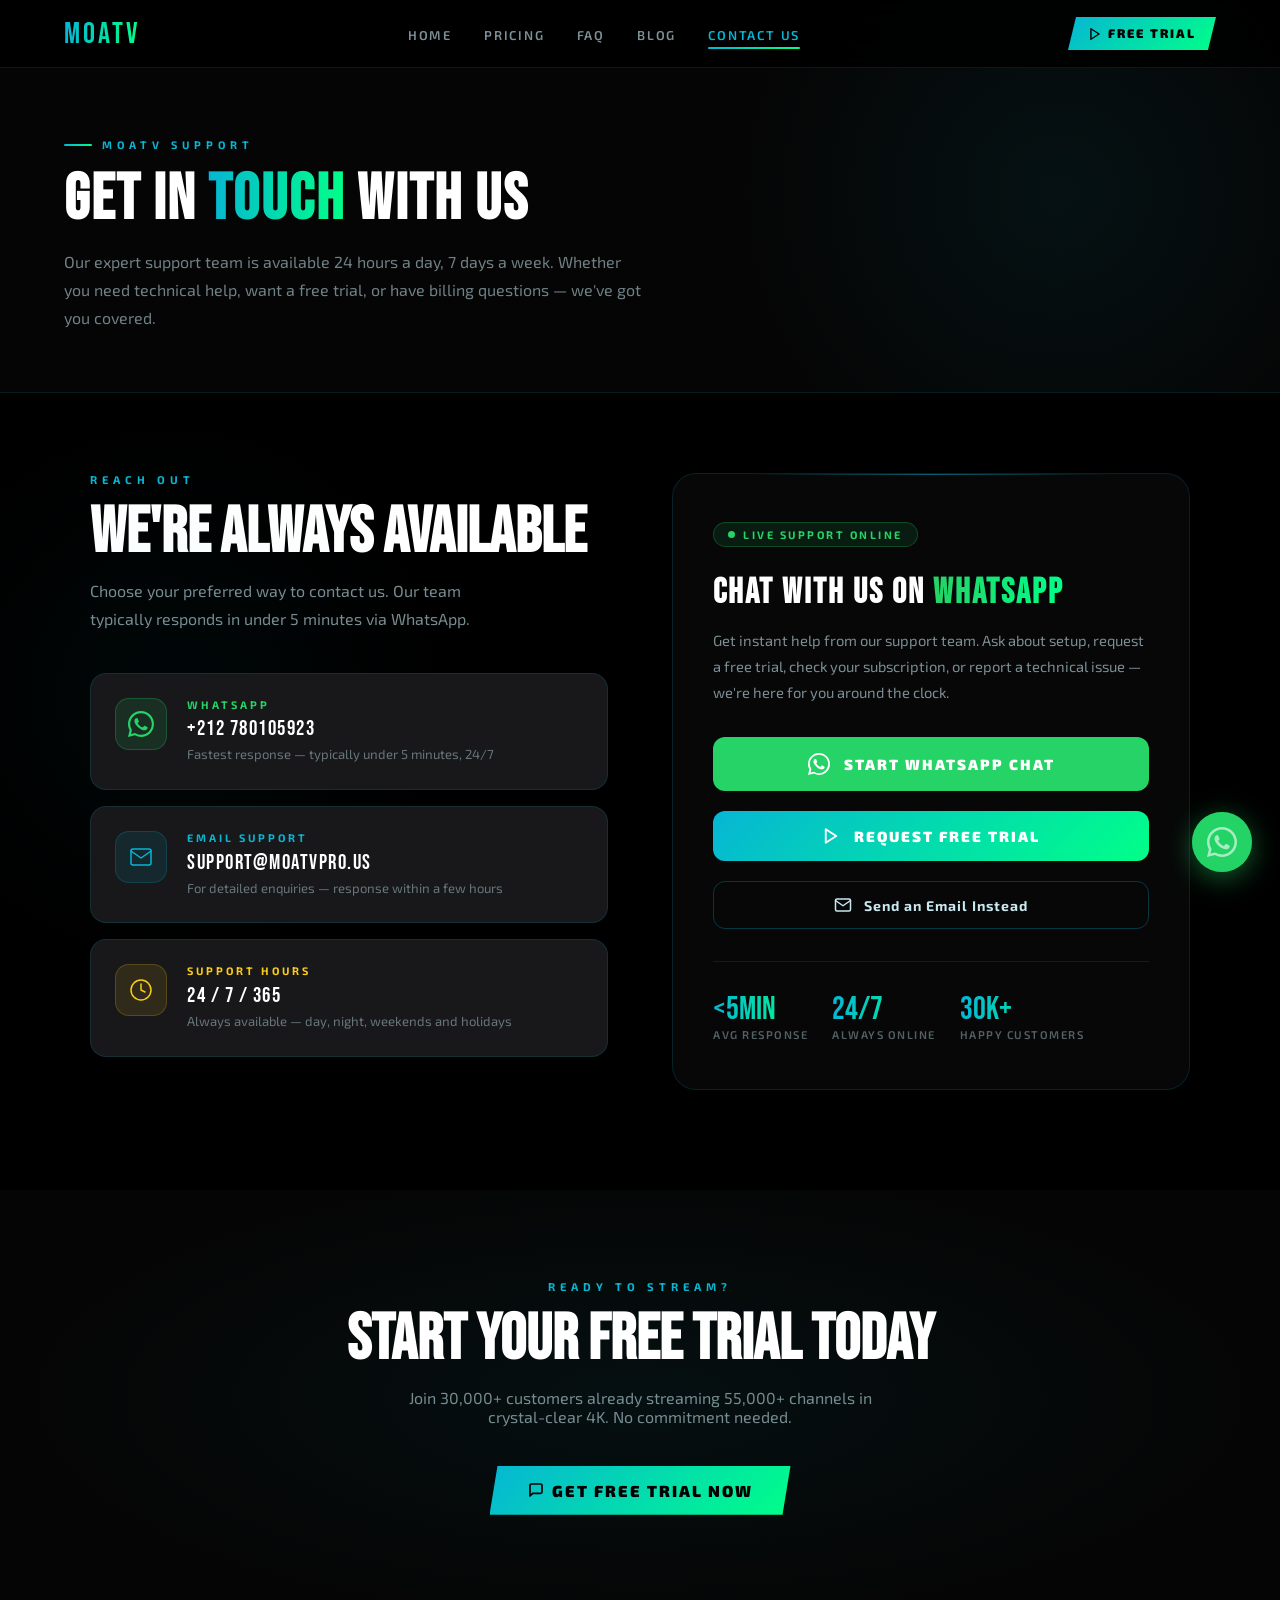
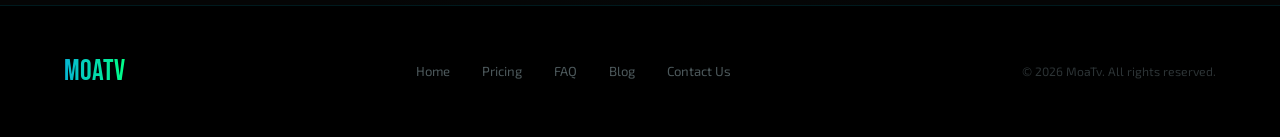
<file: contact.html>
<!DOCTYPE html>
<html lang="en">

<head>
  <meta charset="UTF-8">
  <meta name="viewport" content="width=device-width, initial-scale=1.0">
  <title>Contact Us — MoaTv IPTV Service USA</title>
  <link rel="icon" type="image/svg+xml" href="favicon.svg">
  <meta name="description" content="Contact MoaTv IPTV support team 24/7 via WhatsApp or email. Get help with setup, billing, free trial requests, and technical support.">
  <meta name="keywords" content="contact MoaTv, IPTV support, IPTV help USA, MoaTv WhatsApp, IPTV customer service">
  <link rel="canonical" href="https://www.moatvpro.us/contact">
  <link href="https://fonts.googleapis.com/css2?family=Bebas+Neue&family=Exo+2:wght@300;400;500;600;700;900&display=swap" rel="stylesheet">

  <style>
    /* ═══════════════════════════════════════════════
       DESIGN TOKENS
    ═══════════════════════════════════════════════ */
    :root {
      --cyan:   #06b6d4;
      --cyan2:  #00f5ff;
      --green:  #00ff88;
      --dark:   #000000;
      --dark2:  #050505;
      --dark3:  #0a0a0a;
      --zinc:   #18181b;
      --zinc2:  #27272a;
      --border: rgba(6,182,212,0.14);
      --border2:rgba(6,182,212,0.28);
      --text:   #c8e8f0;
      --white:  #ffffff;
      --glow:   rgba(6,182,212,0.18);
    }

    *, *::before, *::after { margin: 0; padding: 0; box-sizing: border-box; }
    html { scroll-behavior: smooth; }

    body {
      font-family: 'Exo 2', sans-serif;
      background: var(--dark);
      color: var(--text);
      overflow-x: hidden;
    }

    body::before {
      content: '';
      position: fixed; inset: 0;
      background-image: url("data:image/svg+xml,%3Csvg viewBox='0 0 200 200' xmlns='http://www.w3.org/2000/svg'%3E%3Cfilter id='n'%3E%3CfeTurbulence type='fractalNoise' baseFrequency='0.85' numOctaves='4' stitchTiles='stitch'/%3E%3C/filter%3E%3Crect width='100%25' height='100%25' filter='url(%23n)' opacity='0.035'/%3E%3C/svg%3E");
      pointer-events: none; z-index: 0;
    }

    /* ═══════════════════════════════════════════════
       NAVBAR
    ═══════════════════════════════════════════════ */
    #main-nav {
      position: fixed; top: 0; left: 0; right: 0; z-index: 1000;
      display: flex; align-items: center; justify-content: space-between;
      padding: 0 5%; height: 68px;
      background: rgba(0,0,0,0.88);
      backdrop-filter: blur(28px); -webkit-backdrop-filter: blur(28px);
      border-bottom: 1px solid var(--border); transition: background 0.3s;
    }
    #main-nav.scrolled { background: rgba(0,0,0,0.96); }

    .logo {
      font-family: 'Bebas Neue', sans-serif; font-size: 1.9rem; letter-spacing: 3px;
      background: linear-gradient(90deg, var(--cyan), var(--green));
      -webkit-background-clip: text; -webkit-text-fill-color: transparent;
      background-clip: text; text-decoration: none; flex-shrink: 0;
    }

    .nav-links { display: flex; gap: 2rem; list-style: none; align-items: center; }
    .nav-links a {
      color: rgba(200,232,240,0.62); text-decoration: none; font-weight: 600;
      font-size: 0.8rem; letter-spacing: 1.8px; text-transform: uppercase;
      position: relative; padding-bottom: 4px; transition: color 0.25s;
    }
    .nav-links a::after {
      content: ''; position: absolute; bottom: -2px; left: 0;
      width: 0; height: 2px;
      background: linear-gradient(90deg, var(--cyan), var(--green));
      border-radius: 2px; transition: width 0.3s ease;
    }
    .nav-links a:hover, .nav-links a.nav-active { color: var(--cyan); }
    .nav-links a.nav-active::after, .nav-links a:hover::after { width: 100%; }

    .btn-nav-trial {
      display: inline-flex; align-items: center; gap: 6px;
      background: linear-gradient(135deg, var(--cyan), var(--green));
      color: #000; font-family: 'Exo 2', sans-serif;
      font-weight: 900; font-size: 0.78rem; letter-spacing: 2px;
      text-transform: uppercase; text-decoration: none;
      padding: 9px 20px; border: none; cursor: pointer;
      clip-path: polygon(8px 0%, 100% 0%, calc(100% - 8px) 100%, 0% 100%);
      transition: opacity 0.25s, transform 0.2s; flex-shrink: 0;
    }
    .btn-nav-trial:hover { opacity: 0.88; transform: scale(1.04); }

    .nav-hamburger {
      display: none; flex-direction: column; gap: 5px;
      cursor: pointer; background: none; border: none; padding: 6px;
    }
    .nav-hamburger span {
      display: block; width: 24px; height: 2px;
      background: var(--cyan); border-radius: 2px; transition: transform 0.3s, opacity 0.3s;
    }
    .nav-hamburger.open span:nth-child(1) { transform: translateY(7px) rotate(45deg); }
    .nav-hamburger.open span:nth-child(2) { opacity: 0; }
    .nav-hamburger.open span:nth-child(3) { transform: translateY(-7px) rotate(-45deg); }

    .nav-mobile-drawer {
      display: none; flex-direction: column; gap: 0;
      position: fixed; top: 68px; left: 0; right: 0;
      background: rgba(0,0,0,0.97); border-bottom: 1px solid var(--border);
      padding: 1rem 5%; z-index: 999;
    }
    .nav-mobile-drawer.open { display: flex; }
    .nav-mobile-drawer a {
      color: rgba(200,232,240,0.7); text-decoration: none;
      font-weight: 600; font-size: 0.9rem; letter-spacing: 1.5px;
      text-transform: uppercase; padding: 0.9rem 0;
      border-bottom: 1px solid rgba(255,255,255,0.05); transition: color 0.2s;
    }
    .nav-mobile-drawer a:last-child { border-bottom: none; }
    .nav-mobile-drawer a:hover, .nav-mobile-drawer a.nav-active { color: var(--cyan); }
    .nav-mobile-drawer .btn-nav-trial { margin-top: 1rem; width: fit-content; }

    /* ═══════════════════════════════════════════════
       BUTTONS
    ═══════════════════════════════════════════════ */
    .btn-trial {
      background: linear-gradient(135deg, var(--cyan), var(--green));
      color: #000; font-family: 'Exo 2', sans-serif;
      font-weight: 900; font-size: 0.88rem; letter-spacing: 2px;
      text-transform: uppercase; padding: 13px 30px;
      border: none; cursor: pointer; text-decoration: none;
      display: inline-flex; align-items: center; gap: 8px;
      clip-path: polygon(8px 0%, 100% 0%, calc(100% - 8px) 100%, 0% 100%);
      transition: opacity 0.3s, transform 0.2s, box-shadow 0.3s;
    }
    .btn-trial:hover { opacity: 0.88; transform: translateY(-2px); box-shadow: 0 0 30px rgba(6,182,212,0.4); }

    /* ═══════════════════════════════════════════════
       TYPOGRAPHY
    ═══════════════════════════════════════════════ */
    h2 {
      font-family: 'Bebas Neue', sans-serif;
      font-size: clamp(2.5rem, 5vw, 4rem);
      color: var(--white); line-height: 1; margin-bottom: 1.5rem;
    }
    .section-tag {
      font-size: 0.7rem; font-weight: 700; letter-spacing: 5px;
      text-transform: uppercase; color: var(--cyan); margin-bottom: 0.9rem;
    }

    /* ═══════════════════════════════════════════════
       PAGE HERO
    ═══════════════════════════════════════════════ */
    .page-hero {
      padding-top: 68px; background: var(--dark2);
      border-bottom: 1px solid var(--border);
      position: relative; overflow: hidden;
    }
    .page-hero::before {
      content: ''; position: absolute; top: -40%; right: -10%;
      width: 700px; height: 700px; border-radius: 50%;
      background: radial-gradient(ellipse, rgba(6,182,212,0.07) 0%, transparent 65%);
      pointer-events: none;
    }
    .page-hero-inner { padding: 70px 5% 60px; position: relative; z-index: 1; }
    .page-hero-label {
      font-size: 0.68rem; font-weight: 700; letter-spacing: 5px;
      text-transform: uppercase; color: var(--cyan); margin-bottom: 1rem;
      display: flex; align-items: center; gap: 10px;
    }
    .page-hero-label::before {
      content: ''; display: inline-block; width: 28px; height: 2px;
      background: linear-gradient(90deg, var(--cyan), var(--green)); border-radius: 2px;
    }
    .page-hero-inner h1 {
      font-family: 'Bebas Neue', sans-serif;
      font-size: clamp(2.6rem, 5vw, 4.5rem);
      color: var(--white); letter-spacing: 2px; margin-bottom: 1rem; line-height: 1.02;
    }
    .page-hero-inner h1 .accent {
      background: linear-gradient(90deg, var(--cyan), var(--green));
      -webkit-background-clip: text; -webkit-text-fill-color: transparent;
      background-clip: text;
    }
    .page-hero-inner p {
      font-size: 1rem; line-height: 1.75;
      color: rgba(200,232,240,0.55); max-width: 580px;
    }

    /* ═══════════════════════════════════════════════
       CONTACT SECTION
    ═══════════════════════════════════════════════ */
    #contact-page {
      background: var(--dark); padding: 80px 5% 100px;
      position: relative;
    }
    #contact-page::before {
      content: ''; position: absolute; top: 0; left: -10%;
      width: 600px; height: 600px; border-radius: 50%;
      background: radial-gradient(ellipse, rgba(6,182,212,0.04) 0%, transparent 65%);
      pointer-events: none;
    }

    .contact-grid {
      max-width: 1100px; margin: 0 auto;
      display: grid; grid-template-columns: 1fr 1fr; gap: 4rem; align-items: start;
    }

    /* Left — contact info */
    .contact-info-header { margin-bottom: 2.5rem; }
    .contact-info-header h2 { margin-bottom: 0.75rem; }
    .contact-info-header p {
      font-size: 1rem; line-height: 1.75; color: rgba(200,232,240,0.6); max-width: 420px;
    }

    .contact-method {
      display: flex; align-items: flex-start; gap: 1.25rem;
      padding: 1.5rem; margin-bottom: 1rem;
      background: var(--zinc); border: 1px solid var(--border);
      border-radius: 16px; position: relative; overflow: hidden;
      transition: border-color 0.3s, transform 0.3s, box-shadow 0.3s;
      text-decoration: none;
    }
    .contact-method:hover {
      border-color: var(--cyan); transform: translateY(-3px);
      box-shadow: 0 0 24px var(--glow), 0 16px 32px rgba(0,0,0,0.4);
    }
    .contact-method::before {
      content: ''; position: absolute; top: 0; left: 0; right: 0; height: 1px;
      background: linear-gradient(90deg, transparent, rgba(6,182,212,0.4), transparent);
      opacity: 0; transition: opacity 0.3s;
    }
    .contact-method:hover::before { opacity: 1; }

    .contact-method-icon {
      width: 52px; height: 52px; border-radius: 14px; flex-shrink: 0;
      display: flex; align-items: center; justify-content: center;
      transition: box-shadow 0.3s;
    }
    .contact-method-icon.whatsapp { background: rgba(37,211,102,0.12); border: 1px solid rgba(37,211,102,0.25); }
    .contact-method-icon.email    { background: rgba(6,182,212,0.1);   border: 1px solid rgba(6,182,212,0.2);  }
    .contact-method-icon.hours    { background: rgba(250,204,21,0.1);  border: 1px solid rgba(250,204,21,0.2); }

    .contact-method:hover .contact-method-icon.whatsapp { box-shadow: 0 0 18px rgba(37,211,102,0.25); }
    .contact-method:hover .contact-method-icon.email    { box-shadow: 0 0 18px rgba(6,182,212,0.25); }
    .contact-method:hover .contact-method-icon.hours    { box-shadow: 0 0 18px rgba(250,204,21,0.25); }

    .contact-method-body {}
    .contact-method-label {
      font-size: 0.68rem; font-weight: 700; letter-spacing: 3px;
      text-transform: uppercase; color: var(--cyan); margin-bottom: 0.35rem;
    }
    .contact-method-label.green  { color: #25d366; }
    .contact-method-label.yellow { color: #facc15; }

    .contact-method-value {
      font-family: 'Bebas Neue', sans-serif; font-size: 1.3rem;
      letter-spacing: 1.5px; color: var(--white); margin-bottom: 0.25rem;
    }
    .contact-method-desc {
      font-size: 0.82rem; color: rgba(200,232,240,0.45); line-height: 1.5;
    }

    /* Right — WhatsApp big CTA card */
    .contact-cta-card {
      background: rgba(9,9,11,0.8); border: 1px solid rgba(6,182,212,0.15);
      border-radius: 24px; padding: 3rem 2.5rem;
      position: relative; overflow: hidden;
      backdrop-filter: blur(12px);
    }
    .contact-cta-card::before {
      content: ''; position: absolute; top: 0; left: 50%; transform: translateX(-50%);
      width: 70%; height: 1px;
      background: linear-gradient(90deg, transparent, rgba(6,182,212,0.5), transparent);
    }
    .contact-cta-card::after {
      content: ''; position: absolute; top: -60%; right: -30%;
      width: 400px; height: 400px; border-radius: 50%;
      background: radial-gradient(ellipse, rgba(6,182,212,0.06) 0%, transparent 65%);
      pointer-events: none;
    }

    .contact-cta-badge {
      display: inline-flex; align-items: center; gap: 8px;
      background: rgba(37,211,102,0.1); border: 1px solid rgba(37,211,102,0.25);
      border-radius: 999px; padding: 5px 14px;
      font-size: 0.68rem; font-weight: 700; letter-spacing: 2.5px;
      text-transform: uppercase; color: #25d366; margin-bottom: 1.75rem;
    }
    .wa-live-dot {
      width: 7px; height: 7px; background: #25d366; border-radius: 50%;
      animation: waPulse2 1.5s ease infinite;
    }
    @keyframes waPulse2 { 0%,100%{opacity:1;transform:scale(1);} 50%{opacity:0.5;transform:scale(0.75);} }

    .contact-cta-card h3 {
      font-family: 'Bebas Neue', sans-serif; font-size: 2.2rem;
      letter-spacing: 2px; color: var(--white); margin-bottom: 1rem; line-height: 1.05;
    }
    .contact-cta-card h3 span {
      background: linear-gradient(90deg, #25d366, #00ff88);
      -webkit-background-clip: text; -webkit-text-fill-color: transparent; background-clip: text;
    }
    .contact-cta-card p {
      font-size: 0.92rem; line-height: 1.75; color: rgba(200,232,240,0.6); margin-bottom: 2rem;
    }

    .wa-btn-large {
      display: flex; align-items: center; gap: 14px;
      background: #25d366; color: #fff;
      font-family: 'Exo 2', sans-serif; font-weight: 900;
      font-size: 0.92rem; letter-spacing: 2px; text-transform: uppercase;
      padding: 16px 28px; border-radius: 12px;
      text-decoration: none; width: 100%; justify-content: center;
      transition: background 0.3s, transform 0.25s, box-shadow 0.3s;
      margin-bottom: 1.25rem;
    }
    .wa-btn-large:hover {
      background: #1db954; transform: translateY(-3px);
      box-shadow: 0 8px 32px rgba(37,211,102,0.4);
    }
    .wa-btn-large svg { flex-shrink: 0; }

    .email-btn-large {
      display: flex; align-items: center; gap: 12px;
      border: 1px solid var(--border2); color: var(--text);
      font-family: 'Exo 2', sans-serif; font-weight: 700;
      font-size: 0.88rem; letter-spacing: 1px;
      background: transparent; padding: 14px 28px; border-radius: 12px;
      text-decoration: none; width: 100%; justify-content: center;
      transition: border-color 0.3s, color 0.3s, background 0.3s;
    }
    .email-btn-large:hover { border-color: var(--cyan); color: var(--cyan); background: rgba(6,182,212,0.05); }

    .contact-support-note {
      margin-top: 2rem; padding-top: 2rem; border-top: 1px solid var(--border);
      display: flex; flex-wrap: wrap; gap: 1.5rem;
    }
    .support-stat {
      display: flex; flex-direction: column; gap: 2px;
    }
    .support-stat-num {
      font-family: 'Bebas Neue', sans-serif; font-size: 2rem;
      background: linear-gradient(90deg, var(--cyan), var(--green));
      -webkit-background-clip: text; -webkit-text-fill-color: transparent; background-clip: text;
      line-height: 1;
    }
    .support-stat-label {
      font-size: 0.7rem; font-weight: 600; letter-spacing: 1.5px;
      text-transform: uppercase; color: rgba(200,232,240,0.4);
    }

    /* ═══════════════════════════════════════════════
       CTA STRIP
    ═══════════════════════════════════════════════ */
    .cta-strip {
      background: var(--dark2); padding: 90px 5%;
      text-align: center; position: relative; overflow: hidden;
    }
    .cta-strip::before {
      content: ''; position: absolute; inset: 0;
      background: radial-gradient(ellipse 70% 80% at 50% 50%, rgba(6,182,212,0.06) 0%, transparent 70%);
    }
    .cta-strip h2 { margin-bottom: 1rem; position: relative; z-index: 1; }
    .cta-strip p {
      font-size: 1rem; color: rgba(200,232,240,0.58);
      margin-bottom: 2.5rem; max-width: 500px; margin-left: auto; margin-right: auto;
      position: relative; z-index: 1;
    }
    .cta-strip .btn-trial { position: relative; z-index: 1; }

    /* ═══════════════════════════════════════════════
       FOOTER
    ═══════════════════════════════════════════════ */
    footer {
      background: var(--dark); border-top: 1px solid var(--border);
      padding: 3rem 5%; display: flex; flex-wrap: wrap;
      gap: 2rem; align-items: center; justify-content: space-between;
    }
    .footer-logo {
      font-family: 'Bebas Neue', sans-serif; font-size: 1.8rem;
      background: linear-gradient(90deg, var(--cyan), var(--green));
      -webkit-background-clip: text; -webkit-text-fill-color: transparent;
      background-clip: text; text-decoration: none;
    }
    .footer-links { display: flex; gap: 2rem; flex-wrap: wrap; }
    .footer-links a {
      color: rgba(200,232,240,0.38); text-decoration: none;
      font-size: 0.82rem; transition: color 0.3s;
    }
    .footer-links a:hover { color: var(--cyan); }
    .footer-copy { font-size: 0.76rem; color: rgba(200,232,240,0.22); }

    /* ═══════════════════════════════════════════════
       WHATSAPP WIDGET
    ═══════════════════════════════════════════════ */
    .whatsapp-btn {
      position: fixed; bottom: 28px; right: 28px; z-index: 1100;
      width: 60px; height: 60px; background: #25d366; border-radius: 50%;
      display: flex; align-items: center; justify-content: center;
      box-shadow: 0 6px 28px rgba(37,211,102,0.45); text-decoration: none;
      transition: transform 0.3s, box-shadow 0.3s;
    }
    .whatsapp-btn:hover { transform: scale(1.12); box-shadow: 0 8px 36px rgba(37,211,102,0.65); }
    .whatsapp-pulse {
      position: absolute; width: 60px; height: 60px; border-radius: 50%;
      background: rgba(37,211,102,0.4); animation: waPulse 2s ease-out infinite;
      pointer-events: none;
    }
    .wa-tip {
      position: absolute; right: 72px; bottom: 50%; transform: translateY(50%);
      background: var(--zinc); color: var(--white);
      font-size: 0.76rem; font-weight: 600; white-space: nowrap;
      padding: 0.45rem 0.9rem; border-radius: 8px;
      border: 1px solid var(--border); font-family: 'Exo 2', sans-serif;
      opacity: 0; pointer-events: none; transition: opacity 0.25s;
    }
    .whatsapp-btn:hover .wa-tip { opacity: 1; }

    @keyframes waPulse { 0% { transform: scale(1); opacity: 0.75; } 70%,100% { transform: scale(1.7); opacity: 0; } }

    /* ═══════════════════════════════════════════════
       RESPONSIVE
    ═══════════════════════════════════════════════ */
    @media (max-width: 960px) {
      .contact-grid { grid-template-columns: 1fr; gap: 3rem; }
    }
    @media (max-width: 768px) {
      .nav-links { display: none !important; }
      .nav-hamburger { display: flex; }
      footer { flex-direction: column; text-align: center; }
      .footer-links { justify-content: center; }
    }
  </style>
</head>

<body>

  <!-- ── NAVBAR ── -->
  <nav id="main-nav">
    <a href="index.html" class="logo" title="MoaTv — Home">MoaTv</a>

    <ul class="nav-links" id="nav-links-desktop">
      <li><a href="index.html">Home</a></li>
      <li><a href="pricing.html">Pricing</a></li>
      <li><a href="faq.html">FAQ</a></li>
      <li><a href="blog.html">Blog</a></li>
      <li><a href="contact.html" class="nav-active">Contact Us</a></li>
    </ul>

    <a href="https://wa.me/212780105923?text=Hello%20MoaTv%2C%20I%20would%20like%20to%20request%20a%20Free%20Trial%20to%20test%20the%20channels%20before%20subscribing."
       target="_blank" rel="noopener" class="btn-nav-trial">
      <svg xmlns="http://www.w3.org/2000/svg" width="14" height="14" viewBox="0 0 24 24" fill="none" stroke="currentColor" stroke-width="2.5" stroke-linecap="round" stroke-linejoin="round"><polygon points="5 3 19 12 5 21 5 3"/></svg>
      Free Trial
    </a>

    <button class="nav-hamburger" id="nav-hamburger" aria-label="Toggle menu" onclick="toggleMobileMenu()">
      <span></span><span></span><span></span>
    </button>
  </nav>

  <!-- Mobile Drawer -->
  <div class="nav-mobile-drawer" id="nav-mobile-drawer">
    <a href="index.html">Home</a>
    <a href="pricing.html">Pricing</a>
    <a href="faq.html">FAQ</a>
    <a href="blog.html">Blog</a>
    <a href="contact.html" class="nav-active">Contact Us</a>
    <a href="https://wa.me/212780105923?text=Hello%20MoaTv%2C%20I%20would%20like%20to%20request%20a%20Free%20Trial%20to%20test%20the%20channels%20before%20subscribing."
       target="_blank" rel="noopener" class="btn-nav-trial" style="margin-top:1rem;width:fit-content;">
      Free Trial
    </a>
  </div>

  <!-- ── PAGE HERO ── -->
  <div class="page-hero">
    <div class="page-hero-inner">
      <div class="page-hero-label">MoaTv Support</div>
      <h1>Get in <span class="accent">Touch</span> With Us</h1>
      <p>Our expert support team is available 24 hours a day, 7 days a week. Whether you need technical help, want a free trial, or have billing questions — we've got you covered.</p>
    </div>
  </div>

  <!-- ── CONTACT SECTION ── -->
  <section id="contact-page">
    <div class="contact-grid">

      <!-- Left: Contact Methods -->
      <div>
        <div class="contact-info-header">
          <div class="section-tag">Reach Out</div>
          <h2>We're Always Available</h2>
          <p>Choose your preferred way to contact us. Our team typically responds in under 5 minutes via WhatsApp.</p>
        </div>

        <a href="https://wa.me/212780105923?text=Hello%20MoaTv%2C%20I%20would%20like%20to%20learn%20more%20about%20your%20service." target="_blank" rel="noopener" class="contact-method">
          <div class="contact-method-icon whatsapp">
            <svg xmlns="http://www.w3.org/2000/svg" width="26" height="26" viewBox="0 0 32 32" fill="#25d366">
              <path d="M16 0C7.163 0 0 7.163 0 16c0 2.82.738 5.47 2.027 7.773L0 32l8.479-2.001A15.934 15.934 0 0016 32c8.837 0 16-7.163 16-16S24.837 0 16 0zm0 29.333a13.286 13.286 0 01-6.813-1.876l-.488-.29-5.035 1.188 1.23-4.899-.318-.503A13.254 13.254 0 012.667 16C2.667 8.636 8.636 2.667 16 2.667S29.333 8.636 29.333 16 23.364 29.333 16 29.333zm7.289-9.879c-.397-.199-2.35-1.158-2.715-1.29-.365-.131-.63-.199-.896.199-.265.397-1.027 1.29-1.26 1.556-.232.265-.464.298-.861.1-.397-.199-1.676-.617-3.193-1.97-1.18-1.051-1.977-2.35-2.21-2.747-.232-.397-.025-.611.175-.809.179-.179.397-.464.596-.696.199-.232.265-.397.397-.662.132-.265.066-.497-.033-.696-.1-.199-.896-2.16-1.228-2.956-.323-.778-.651-.673-.896-.685h-.762c-.265 0-.696.1-1.061.497-.365.397-1.393 1.362-1.393 3.32 0 1.959 1.427 3.85 1.626 4.115.199.265 2.81 4.29 6.808 6.018.951.41 1.693.655 2.272.838.954.303 1.823.261 2.51.158.766-.115 2.35-.96 2.681-1.886.331-.927.331-1.72.232-1.886-.1-.166-.365-.265-.762-.464z"/>
            </svg>
          </div>
          <div class="contact-method-body">
            <div class="contact-method-label green">WhatsApp</div>
            <div class="contact-method-value">+212 780105923</div>
            <div class="contact-method-desc">Fastest response — typically under 5 minutes, 24/7</div>
          </div>
        </a>

        <a href="mailto:support@moatvpro.us" class="contact-method">
          <div class="contact-method-icon email">
            <svg xmlns="http://www.w3.org/2000/svg" width="24" height="24" viewBox="0 0 24 24" fill="none" stroke="#06b6d4" stroke-width="1.5" stroke-linecap="round" stroke-linejoin="round">
              <path d="M4 4h16c1.1 0 2 .9 2 2v12c0 1.1-.9 2-2 2H4c-1.1 0-2-.9-2-2V6c0-1.1.9-2 2-2z"/><polyline points="22,6 12,13 2,6"/>
            </svg>
          </div>
          <div class="contact-method-body">
            <div class="contact-method-label">Email Support</div>
            <div class="contact-method-value">support@moatvpro.us</div>
            <div class="contact-method-desc">For detailed enquiries — response within a few hours</div>
          </div>
        </a>

        <div class="contact-method" style="cursor:default;">
          <div class="contact-method-icon hours">
            <svg xmlns="http://www.w3.org/2000/svg" width="24" height="24" viewBox="0 0 24 24" fill="none" stroke="#facc15" stroke-width="1.5" stroke-linecap="round" stroke-linejoin="round">
              <circle cx="12" cy="12" r="10"/><polyline points="12 6 12 12 16 14"/>
            </svg>
          </div>
          <div class="contact-method-body">
            <div class="contact-method-label yellow">Support Hours</div>
            <div class="contact-method-value">24 / 7 / 365</div>
            <div class="contact-method-desc">Always available — day, night, weekends and holidays</div>
          </div>
        </div>
      </div>

      <!-- Right: Big CTA Card -->
      <div class="contact-cta-card">
        <div class="contact-cta-badge">
          <span class="wa-live-dot"></span>
          Live Support Online
        </div>

        <h3>Chat with Us on <span>WhatsApp</span></h3>
        <p>Get instant help from our support team. Ask about setup, request a free trial, check your subscription, or report a technical issue — we're here for you around the clock.</p>

        <a href="https://wa.me/212780105923?text=Hello%20MoaTv%2C%20I%20would%20like%20to%20learn%20more%20about%20your%20IPTV%20service." target="_blank" rel="noopener" class="wa-btn-large" id="contact-whatsapp-btn">
          <svg xmlns="http://www.w3.org/2000/svg" width="22" height="22" viewBox="0 0 32 32" fill="#fff">
            <path d="M16 0C7.163 0 0 7.163 0 16c0 2.82.738 5.47 2.027 7.773L0 32l8.479-2.001A15.934 15.934 0 0016 32c8.837 0 16-7.163 16-16S24.837 0 16 0zm0 29.333a13.286 13.286 0 01-6.813-1.876l-.488-.29-5.035 1.188 1.23-4.899-.318-.503A13.254 13.254 0 012.667 16C2.667 8.636 8.636 2.667 16 2.667S29.333 8.636 29.333 16 23.364 29.333 16 29.333zm7.289-9.879c-.397-.199-2.35-1.158-2.715-1.29-.365-.131-.63-.199-.896.199-.265.397-1.027 1.29-1.26 1.556-.232.265-.464.298-.861.1-.397-.199-1.676-.617-3.193-1.97-1.18-1.051-1.977-2.35-2.21-2.747-.232-.397-.025-.611.175-.809.179-.179.397-.464.596-.696.199-.232.265-.397.397-.662.132-.265.066-.497-.033-.696-.1-.199-.896-2.16-1.228-2.956-.323-.778-.651-.673-.896-.685h-.762c-.265 0-.696.1-1.061.497-.365.397-1.393 1.362-1.393 3.32 0 1.959 1.427 3.85 1.626 4.115.199.265 2.81 4.29 6.808 6.018.951.41 1.693.655 2.272.838.954.303 1.823.261 2.51.158.766-.115 2.35-.96 2.681-1.886.331-.927.331-1.72.232-1.886-.1-.166-.365-.265-.762-.464z"/>
          </svg>
          Start WhatsApp Chat
        </a>

        <a href="https://wa.me/212780105923?text=Hello%20MoaTv%2C%20I%20would%20like%20to%20request%20a%20Free%20Trial%20to%20test%20the%20channels%20before%20subscribing." target="_blank" rel="noopener" class="wa-btn-large" style="background:linear-gradient(135deg,var(--cyan),var(--green));border-radius:12px;" id="contact-trial-btn">
          <svg xmlns="http://www.w3.org/2000/svg" width="18" height="18" viewBox="0 0 24 24" fill="none" stroke="currentColor" stroke-width="2.5" stroke-linecap="round" stroke-linejoin="round"><polygon points="5 3 19 12 5 21 5 3"/></svg>
          Request Free Trial
        </a>

        <a href="mailto:support@moatvpro.us" class="email-btn-large" id="contact-email-btn">
          <svg xmlns="http://www.w3.org/2000/svg" width="18" height="18" viewBox="0 0 24 24" fill="none" stroke="currentColor" stroke-width="2" stroke-linecap="round" stroke-linejoin="round">
            <path d="M4 4h16c1.1 0 2 .9 2 2v12c0 1.1-.9 2-2 2H4c-1.1 0-2-.9-2-2V6c0-1.1.9-2 2-2z"/><polyline points="22,6 12,13 2,6"/>
          </svg>
          Send an Email Instead
        </a>

        <div class="contact-support-note">
          <div class="support-stat">
            <div class="support-stat-num">&lt;5min</div>
            <div class="support-stat-label">Avg Response</div>
          </div>
          <div class="support-stat">
            <div class="support-stat-num">24/7</div>
            <div class="support-stat-label">Always Online</div>
          </div>
          <div class="support-stat">
            <div class="support-stat-num">30K+</div>
            <div class="support-stat-label">Happy Customers</div>
          </div>
        </div>
      </div>

    </div>
  </section>

  <!-- ── CTA STRIP ── -->
  <div class="cta-strip">
    <div class="section-tag" style="position:relative;z-index:1;">Ready to Stream?</div>
    <h2>Start Your Free Trial Today</h2>
    <p>Join 30,000+ customers already streaming 55,000+ channels in crystal-clear 4K. No commitment needed.</p>
    <a href="https://wa.me/212780105923?text=Hello%20MoaTv%2C%20I%20would%20like%20to%20request%20a%20Free%20Trial%20to%20test%20the%20channels%20before%20subscribing."
       target="_blank" rel="noopener" class="btn-trial" style="font-size:1rem;padding:15px 38px;">
      <svg xmlns="http://www.w3.org/2000/svg" width="16" height="16" viewBox="0 0 24 24" fill="none" stroke="currentColor" stroke-width="2.5" stroke-linecap="round" stroke-linejoin="round"><path d="M21 15a2 2 0 01-2 2H7l-4 4V5a2 2 0 012-2h14a2 2 0 012 2z"/></svg>
      Get Free Trial Now
    </a>
  </div>

  <!-- ── FOOTER ── -->
  <footer>
    <a href="index.html" class="footer-logo">MoaTv</a>
    <div class="footer-links">
      <a href="index.html">Home</a>
      <a href="pricing.html">Pricing</a>
      <a href="faq.html">FAQ</a>
      <a href="blog.html">Blog</a>
      <a href="contact.html">Contact Us</a>
    </div>
    <div class="footer-copy">&copy; 2026 MoaTv. All rights reserved.</div>
  </footer>

  <!-- WhatsApp Widget -->
  <a href="https://wa.me/212780105923?text=Hello%20MoaTv%2C%20I%20would%20like%20to%20learn%20more%20about%20your%20IPTV%20service."
     target="_blank" rel="noopener" class="whatsapp-btn" aria-label="Chat on WhatsApp">
    <span class="whatsapp-pulse"></span>
    <svg xmlns="http://www.w3.org/2000/svg" width="30" height="30" viewBox="0 0 32 32" fill="#fff">
      <path d="M16 0C7.163 0 0 7.163 0 16c0 2.82.738 5.47 2.027 7.773L0 32l8.479-2.001A15.934 15.934 0 0016 32c8.837 0 16-7.163 16-16S24.837 0 16 0zm0 29.333a13.286 13.286 0 01-6.813-1.876l-.488-.29-5.035 1.188 1.23-4.899-.318-.503A13.254 13.254 0 012.667 16C2.667 8.636 8.636 2.667 16 2.667S29.333 8.636 29.333 16 23.364 29.333 16 29.333zm7.289-9.879c-.397-.199-2.35-1.158-2.715-1.29-.365-.131-.63-.199-.896.199-.265.397-1.027 1.29-1.26 1.556-.232.265-.464.298-.861.1-.397-.199-1.676-.617-3.193-1.97-1.18-1.051-1.977-2.35-2.21-2.747-.232-.397-.025-.611.175-.809.179-.179.397-.464.596-.696.199-.232.265-.397.397-.662.132-.265.066-.497-.033-.696-.1-.199-.896-2.16-1.228-2.956-.323-.778-.651-.673-.896-.685h-.762c-.265 0-.696.1-1.061.497-.365.397-1.393 1.362-1.393 3.32 0 1.959 1.427 3.85 1.626 4.115.199.265 2.81 4.29 6.808 6.018.951.41 1.693.655 2.272.838.954.303 1.823.261 2.51.158.766-.115 2.35-.96 2.681-1.886.331-.927.331-1.72.232-1.886-.1-.166-.365-.265-.762-.464z"/>
    </svg>
    <span class="wa-tip">Chat with us on WhatsApp</span>
  </a>

  <script>
    window.addEventListener('scroll', function() {
      document.getElementById('main-nav').classList.toggle('scrolled', window.scrollY > 30);
    }, { passive: true });

    function toggleMobileMenu() {
      const drawer = document.getElementById('nav-mobile-drawer');
      const btn    = document.getElementById('nav-hamburger');
      const isOpen = drawer.classList.toggle('open');
      btn.classList.toggle('open', isOpen);
      btn.setAttribute('aria-expanded', isOpen ? 'true' : 'false');
    }
    document.addEventListener('click', function(e) {
      const drawer = document.getElementById('nav-mobile-drawer');
      const btn    = document.getElementById('nav-hamburger');
      if (drawer.classList.contains('open') &&
          !drawer.contains(e.target) &&
          !btn.contains(e.target)) {
        drawer.classList.remove('open');
        btn.classList.remove('open');
      }
    });
  </script>

</body>
</html>
</file>
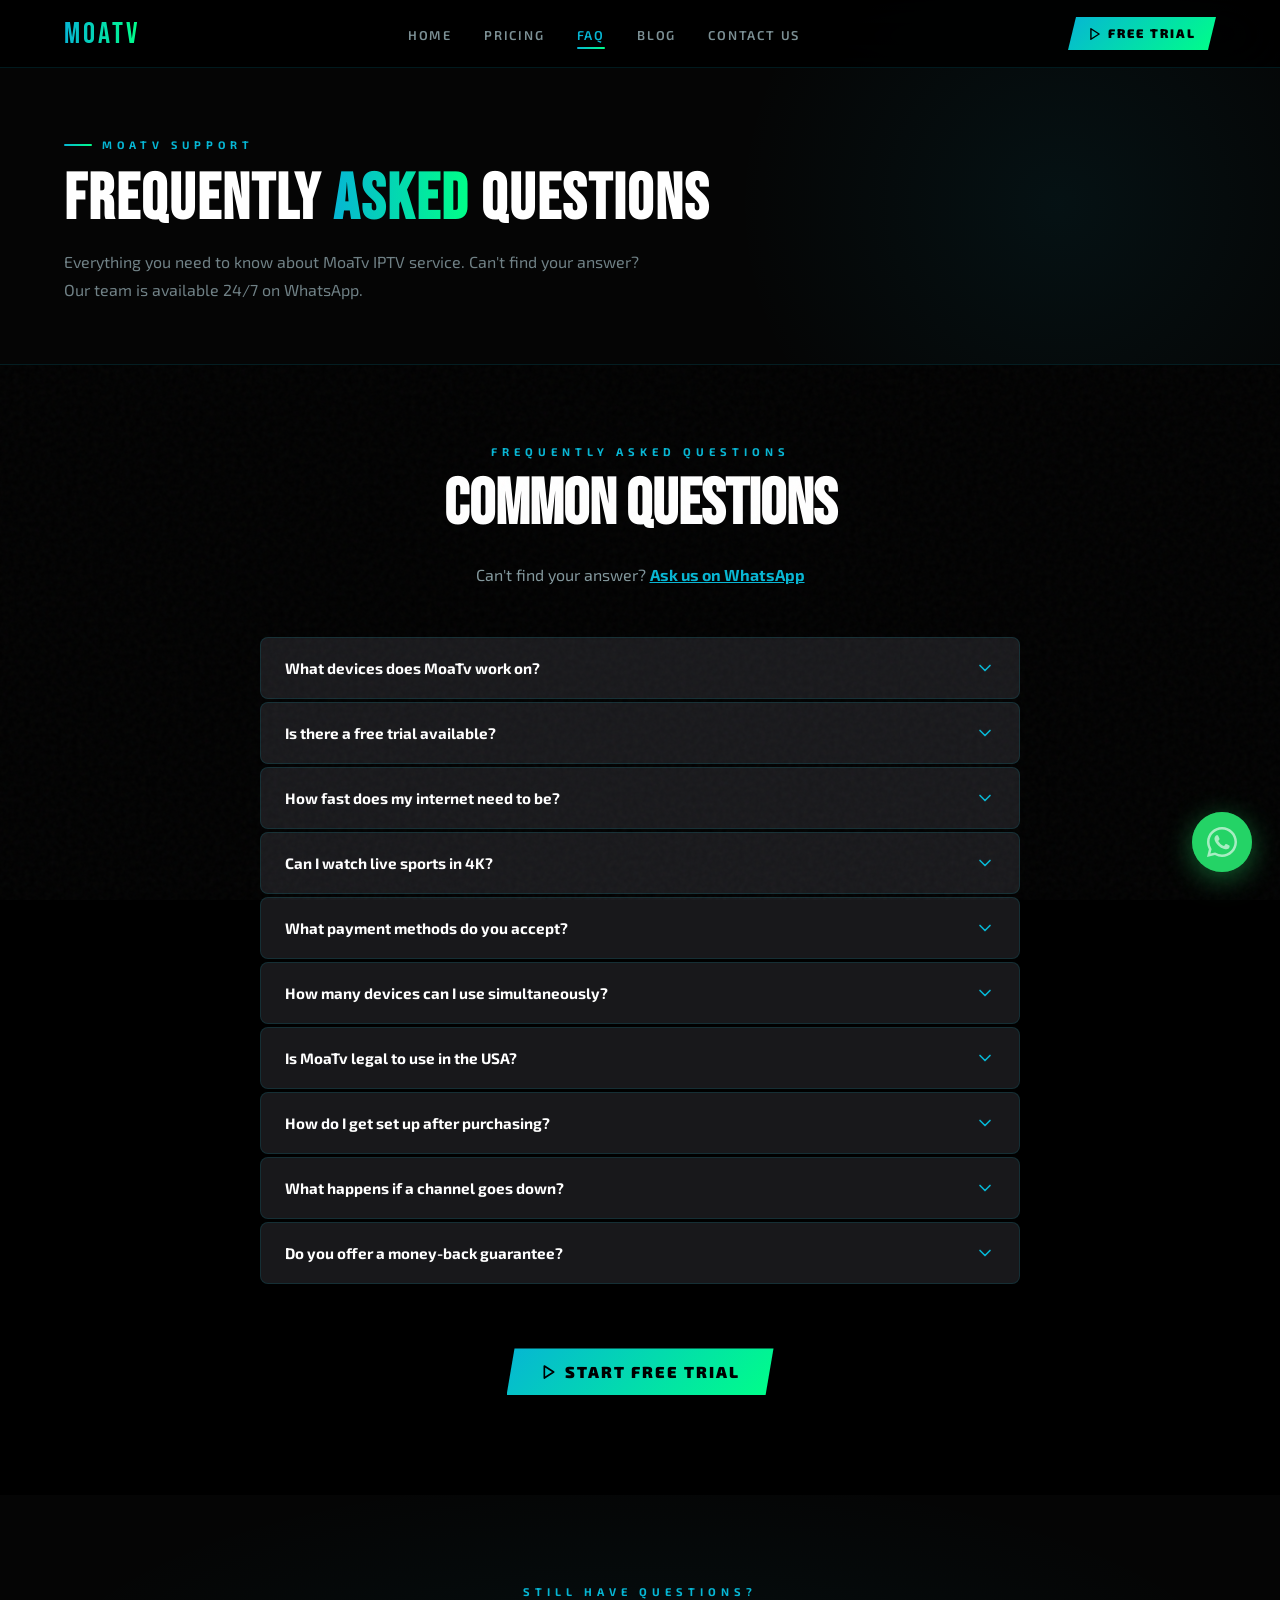
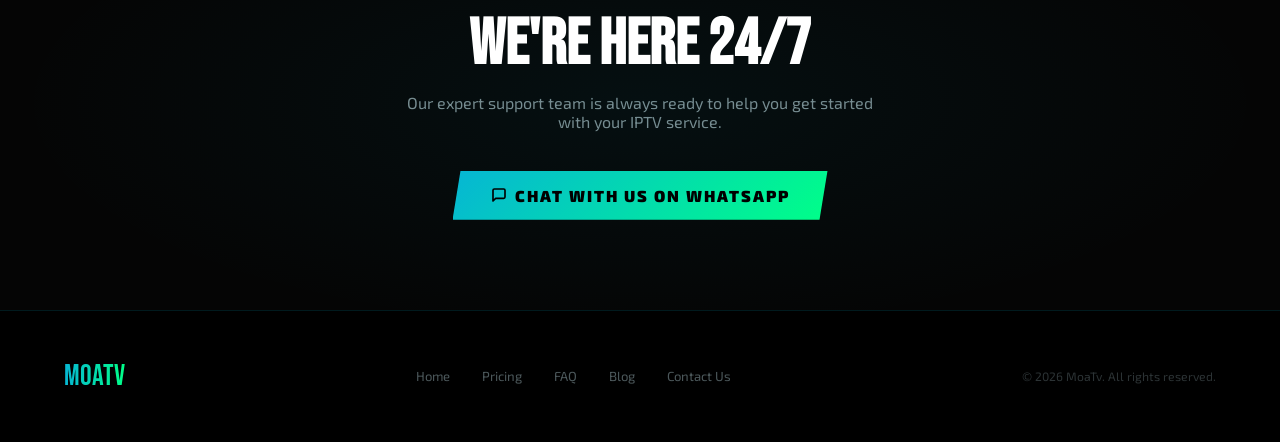
<file: faq.html>
<!DOCTYPE html>
<html lang="en">

<head>
  <meta charset="UTF-8">
  <meta name="viewport" content="width=device-width, initial-scale=1.0">
  <title>FAQ — MoaTv IPTV Service USA</title>
  <link rel="icon" type="image/svg+xml" href="favicon.svg">
  <meta name="description" content="Frequently asked questions about MoaTv IPTV service — devices, free trial, setup, sports, pricing, and more.">
  <meta name="keywords" content="IPTV FAQ, MoaTv questions, IPTV setup help, IPTV free trial, IPTV devices USA">
  <link rel="canonical" href="https://www.moatvpro.us/faq">
  <link href="https://fonts.googleapis.com/css2?family=Bebas+Neue&family=Exo+2:wght@300;400;500;600;700;900&display=swap" rel="stylesheet">

  <style>
    /* ═══════════════════════════════════════════════
       DESIGN TOKENS
    ═══════════════════════════════════════════════ */
    :root {
      --cyan:   #06b6d4;
      --cyan2:  #00f5ff;
      --green:  #00ff88;
      --dark:   #000000;
      --dark2:  #050505;
      --dark3:  #0a0a0a;
      --zinc:   #18181b;
      --zinc2:  #27272a;
      --border: rgba(6,182,212,0.14);
      --border2:rgba(6,182,212,0.28);
      --text:   #c8e8f0;
      --white:  #ffffff;
      --glow:   rgba(6,182,212,0.18);
    }

    *, *::before, *::after { margin: 0; padding: 0; box-sizing: border-box; }
    html { scroll-behavior: smooth; }

    body {
      font-family: 'Exo 2', sans-serif;
      background: var(--dark);
      color: var(--text);
      overflow-x: hidden;
    }

    body::before {
      content: '';
      position: fixed; inset: 0;
      background-image: url("data:image/svg+xml,%3Csvg viewBox='0 0 200 200' xmlns='http://www.w3.org/2000/svg'%3E%3Cfilter id='n'%3E%3CfeTurbulence type='fractalNoise' baseFrequency='0.85' numOctaves='4' stitchTiles='stitch'/%3E%3C/filter%3E%3Crect width='100%25' height='100%25' filter='url(%23n)' opacity='0.035'/%3E%3C/svg%3E");
      pointer-events: none; z-index: 0;
    }

    /* ═══════════════════════════════════════════════
       NAVBAR
    ═══════════════════════════════════════════════ */
    #main-nav {
      position: fixed; top: 0; left: 0; right: 0; z-index: 1000;
      display: flex; align-items: center; justify-content: space-between;
      padding: 0 5%; height: 68px;
      background: rgba(0,0,0,0.88);
      backdrop-filter: blur(28px); -webkit-backdrop-filter: blur(28px);
      border-bottom: 1px solid var(--border);
      transition: background 0.3s;
    }
    #main-nav.scrolled { background: rgba(0,0,0,0.96); }

    .logo {
      font-family: 'Bebas Neue', sans-serif;
      font-size: 1.9rem; letter-spacing: 3px;
      background: linear-gradient(90deg, var(--cyan), var(--green));
      -webkit-background-clip: text; -webkit-text-fill-color: transparent;
      background-clip: text; text-decoration: none; flex-shrink: 0;
    }

    .nav-links {
      display: flex; gap: 2rem; list-style: none; align-items: center;
    }
    .nav-links a {
      color: rgba(200,232,240,0.62); text-decoration: none; font-weight: 600;
      font-size: 0.8rem; letter-spacing: 1.8px; text-transform: uppercase;
      position: relative; padding-bottom: 4px; transition: color 0.25s;
    }
    .nav-links a::after {
      content: ''; position: absolute; bottom: -2px; left: 0;
      width: 0; height: 2px;
      background: linear-gradient(90deg, var(--cyan), var(--green));
      border-radius: 2px; transition: width 0.3s ease;
    }
    .nav-links a:hover, .nav-links a.nav-active { color: var(--cyan); }
    .nav-links a.nav-active::after, .nav-links a:hover::after { width: 100%; }

    .btn-nav-trial {
      display: inline-flex; align-items: center; gap: 6px;
      background: linear-gradient(135deg, var(--cyan), var(--green));
      color: #000; font-family: 'Exo 2', sans-serif;
      font-weight: 900; font-size: 0.78rem; letter-spacing: 2px;
      text-transform: uppercase; text-decoration: none;
      padding: 9px 20px; border: none; cursor: pointer;
      clip-path: polygon(8px 0%, 100% 0%, calc(100% - 8px) 100%, 0% 100%);
      transition: opacity 0.25s, transform 0.2s; flex-shrink: 0;
    }
    .btn-nav-trial:hover { opacity: 0.88; transform: scale(1.04); }

    .nav-hamburger {
      display: none; flex-direction: column; gap: 5px;
      cursor: pointer; background: none; border: none; padding: 6px;
    }
    .nav-hamburger span {
      display: block; width: 24px; height: 2px;
      background: var(--cyan); border-radius: 2px; transition: transform 0.3s, opacity 0.3s;
    }
    .nav-hamburger.open span:nth-child(1) { transform: translateY(7px) rotate(45deg); }
    .nav-hamburger.open span:nth-child(2) { opacity: 0; }
    .nav-hamburger.open span:nth-child(3) { transform: translateY(-7px) rotate(-45deg); }

    .nav-mobile-drawer {
      display: none; flex-direction: column; gap: 0;
      position: fixed; top: 68px; left: 0; right: 0;
      background: rgba(0,0,0,0.97); border-bottom: 1px solid var(--border);
      padding: 1rem 5%; z-index: 999;
    }
    .nav-mobile-drawer.open { display: flex; }
    .nav-mobile-drawer a {
      color: rgba(200,232,240,0.7); text-decoration: none;
      font-weight: 600; font-size: 0.9rem; letter-spacing: 1.5px;
      text-transform: uppercase; padding: 0.9rem 0;
      border-bottom: 1px solid rgba(255,255,255,0.05); transition: color 0.2s;
    }
    .nav-mobile-drawer a:last-child { border-bottom: none; }
    .nav-mobile-drawer a:hover, .nav-mobile-drawer a.nav-active { color: var(--cyan); }
    .nav-mobile-drawer .btn-nav-trial { margin-top: 1rem; width: fit-content; }

    /* ═══════════════════════════════════════════════
       BUTTONS
    ═══════════════════════════════════════════════ */
    .btn-trial {
      background: linear-gradient(135deg, var(--cyan), var(--green));
      color: #000; font-family: 'Exo 2', sans-serif;
      font-weight: 900; font-size: 0.88rem; letter-spacing: 2px;
      text-transform: uppercase; padding: 13px 30px;
      border: none; cursor: pointer; text-decoration: none;
      display: inline-flex; align-items: center; gap: 8px;
      clip-path: polygon(8px 0%, 100% 0%, calc(100% - 8px) 100%, 0% 100%);
      transition: opacity 0.3s, transform 0.2s, box-shadow 0.3s;
    }
    .btn-trial:hover { opacity: 0.88; transform: translateY(-2px); box-shadow: 0 0 30px rgba(6,182,212,0.4); }

    /* ═══════════════════════════════════════════════
       TYPOGRAPHY
    ═══════════════════════════════════════════════ */
    h2 {
      font-family: 'Bebas Neue', sans-serif;
      font-size: clamp(2.5rem, 5vw, 4rem);
      color: var(--white); line-height: 1; margin-bottom: 1.5rem;
    }
    .section-tag {
      font-size: 0.7rem; font-weight: 700; letter-spacing: 5px;
      text-transform: uppercase; color: var(--cyan); margin-bottom: 0.9rem;
    }
    .section-desc {
      font-size: 1rem; line-height: 1.8; max-width: 560px;
      color: rgba(200,232,240,0.65);
    }

    /* ═══════════════════════════════════════════════
       PAGE HERO
    ═══════════════════════════════════════════════ */
    .page-hero {
      padding-top: 68px; background: var(--dark2);
      border-bottom: 1px solid var(--border);
      position: relative; overflow: hidden;
    }
    .page-hero::before {
      content: ''; position: absolute; top: -40%; right: -10%;
      width: 700px; height: 700px; border-radius: 50%;
      background: radial-gradient(ellipse, rgba(6,182,212,0.07) 0%, transparent 65%);
      pointer-events: none;
    }
    .page-hero-inner { padding: 70px 5% 60px; position: relative; z-index: 1; }
    .page-hero-label {
      font-size: 0.68rem; font-weight: 700; letter-spacing: 5px;
      text-transform: uppercase; color: var(--cyan); margin-bottom: 1rem;
      display: flex; align-items: center; gap: 10px;
    }
    .page-hero-label::before {
      content: ''; display: inline-block; width: 28px; height: 2px;
      background: linear-gradient(90deg, var(--cyan), var(--green)); border-radius: 2px;
    }
    .page-hero-inner h1 {
      font-family: 'Bebas Neue', sans-serif;
      font-size: clamp(2.6rem, 5vw, 4.5rem);
      color: var(--white); letter-spacing: 2px; margin-bottom: 1rem; line-height: 1.02;
    }
    .page-hero-inner h1 .accent {
      background: linear-gradient(90deg, var(--cyan), var(--green));
      -webkit-background-clip: text; -webkit-text-fill-color: transparent;
      background-clip: text;
    }
    .page-hero-inner p {
      font-size: 1rem; line-height: 1.75;
      color: rgba(200,232,240,0.55); max-width: 580px;
    }

    /* ═══════════════════════════════════════════════
       FAQ
    ═══════════════════════════════════════════════ */
    #faq-page { background: var(--dark); padding: 80px 5% 100px; }
    .faq-header { text-align: center; margin-bottom: 3rem; }
    .faq-list { max-width: 760px; margin: 0 auto; display: flex; flex-direction: column; gap: 3px; }
    .faq-item {
      background: var(--zinc); border: 1px solid var(--border);
      border-radius: 8px; overflow: hidden; transition: border-color 0.3s;
    }
    .faq-item.open { border-color: rgba(6,182,212,0.35); }
    .faq-q {
      width: 100%; background: none; border: none; color: var(--white);
      font-family: 'Exo 2', sans-serif; font-weight: 700; font-size: 0.95rem;
      text-align: left; padding: 1.25rem 1.5rem; cursor: pointer;
      display: flex; justify-content: space-between; align-items: center; gap: 1rem;
      transition: color 0.3s;
    }
    .faq-q:hover { color: var(--cyan); }
    .faq-arrow-icon {
      flex-shrink: 0; width: 20px; height: 20px; color: var(--cyan);
      transition: transform 0.35s cubic-bezier(0.34,1.56,0.64,1);
    }
    .faq-item.open .faq-arrow-icon { transform: rotate(180deg); }
    .faq-a {
      max-height: 0; overflow: hidden;
      transition: max-height 0.45s ease, padding 0.3s;
      font-size: 0.88rem; line-height: 1.8; color: rgba(200,232,240,0.6);
      padding: 0 1.5rem;
    }
    .faq-item.open .faq-a { max-height: 300px; padding: 0 1.5rem 1.4rem; }

    /* ═══════════════════════════════════════════════
       CTA STRIP
    ═══════════════════════════════════════════════ */
    .cta-strip {
      background: var(--dark2); padding: 90px 5%;
      text-align: center; position: relative; overflow: hidden;
    }
    .cta-strip::before {
      content: ''; position: absolute; inset: 0;
      background: radial-gradient(ellipse 70% 80% at 50% 50%, rgba(6,182,212,0.06) 0%, transparent 70%);
    }
    .cta-strip h2 { margin-bottom: 1rem; position: relative; z-index: 1; }
    .cta-strip p {
      font-size: 1rem; color: rgba(200,232,240,0.58);
      margin-bottom: 2.5rem; max-width: 500px; margin-left: auto; margin-right: auto;
      position: relative; z-index: 1;
    }
    .cta-strip .btn-trial { position: relative; z-index: 1; }

    /* ═══════════════════════════════════════════════
       FOOTER
    ═══════════════════════════════════════════════ */
    footer {
      background: var(--dark); border-top: 1px solid var(--border);
      padding: 3rem 5%; display: flex; flex-wrap: wrap;
      gap: 2rem; align-items: center; justify-content: space-between;
    }
    .footer-logo {
      font-family: 'Bebas Neue', sans-serif; font-size: 1.8rem;
      background: linear-gradient(90deg, var(--cyan), var(--green));
      -webkit-background-clip: text; -webkit-text-fill-color: transparent;
      background-clip: text; text-decoration: none;
    }
    .footer-links { display: flex; gap: 2rem; flex-wrap: wrap; }
    .footer-links a {
      color: rgba(200,232,240,0.38); text-decoration: none;
      font-size: 0.82rem; transition: color 0.3s;
    }
    .footer-links a:hover { color: var(--cyan); }
    .footer-copy { font-size: 0.76rem; color: rgba(200,232,240,0.22); }

    /* ═══════════════════════════════════════════════
       WHATSAPP
    ═══════════════════════════════════════════════ */
    .whatsapp-btn {
      position: fixed; bottom: 28px; right: 28px; z-index: 1100;
      width: 60px; height: 60px; background: #25d366; border-radius: 50%;
      display: flex; align-items: center; justify-content: center;
      box-shadow: 0 6px 28px rgba(37,211,102,0.45); text-decoration: none;
      transition: transform 0.3s, box-shadow 0.3s;
    }
    .whatsapp-btn:hover { transform: scale(1.12); box-shadow: 0 8px 36px rgba(37,211,102,0.65); }
    .whatsapp-pulse {
      position: absolute; width: 60px; height: 60px; border-radius: 50%;
      background: rgba(37,211,102,0.4); animation: waPulse 2s ease-out infinite;
      pointer-events: none;
    }
    .wa-tip {
      position: absolute; right: 72px; bottom: 50%; transform: translateY(50%);
      background: var(--zinc); color: var(--white);
      font-size: 0.76rem; font-weight: 600; white-space: nowrap;
      padding: 0.45rem 0.9rem; border-radius: 8px;
      border: 1px solid var(--border); font-family: 'Exo 2', sans-serif;
      opacity: 0; pointer-events: none; transition: opacity 0.25s;
    }
    .whatsapp-btn:hover .wa-tip { opacity: 1; }

    @keyframes waPulse { 0% { transform: scale(1); opacity: 0.75; } 70%,100% { transform: scale(1.7); opacity: 0; } }

    @media (max-width: 768px) {
      .nav-links { display: none !important; }
      .nav-hamburger { display: flex; }
      footer { flex-direction: column; text-align: center; }
      .footer-links { justify-content: center; }
    }
  </style>
</head>

<body>

  <!-- ── NAVBAR ── -->
  <nav id="main-nav">
    <a href="index.html" class="logo" title="MoaTv — Home">MoaTv</a>

    <ul class="nav-links" id="nav-links-desktop">
      <li><a href="index.html">Home</a></li>
      <li><a href="pricing.html">Pricing</a></li>
      <li><a href="faq.html" class="nav-active">FAQ</a></li>
      <li><a href="blog.html">Blog</a></li>
      <li><a href="contact.html">Contact Us</a></li>
    </ul>

    <a href="https://wa.me/212780105923?text=Hello%20MoaTv%2C%20I%20would%20like%20to%20request%20a%20Free%20Trial%20to%20test%20the%20channels%20before%20subscribing."
       target="_blank" rel="noopener" class="btn-nav-trial">
      <svg xmlns="http://www.w3.org/2000/svg" width="14" height="14" viewBox="0 0 24 24" fill="none" stroke="currentColor" stroke-width="2.5" stroke-linecap="round" stroke-linejoin="round"><polygon points="5 3 19 12 5 21 5 3"/></svg>
      Free Trial
    </a>

    <button class="nav-hamburger" id="nav-hamburger" aria-label="Toggle menu" onclick="toggleMobileMenu()">
      <span></span><span></span><span></span>
    </button>
  </nav>

  <!-- Mobile Drawer -->
  <div class="nav-mobile-drawer" id="nav-mobile-drawer">
    <a href="index.html">Home</a>
    <a href="pricing.html">Pricing</a>
    <a href="faq.html" class="nav-active">FAQ</a>
    <a href="blog.html">Blog</a>
    <a href="contact.html">Contact Us</a>
    <a href="https://wa.me/212780105923?text=Hello%20MoaTv%2C%20I%20would%20like%20to%20request%20a%20Free%20Trial%20to%20test%20the%20channels%20before%20subscribing."
       target="_blank" rel="noopener" class="btn-nav-trial" style="margin-top:1rem;width:fit-content;">
      Free Trial
    </a>
  </div>

  <!-- ── PAGE HERO ── -->
  <div class="page-hero">
    <div class="page-hero-inner">
      <div class="page-hero-label">MoaTv Support</div>
      <h1>Frequently <span class="accent">Asked</span> Questions</h1>
      <p>Everything you need to know about MoaTv IPTV service. Can't find your answer? Our team is available 24/7 on WhatsApp.</p>
    </div>
  </div>

  <!-- ── FAQ SECTION ── -->
  <section id="faq-page">
    <div class="faq-header">
      <div class="section-tag">Frequently Asked Questions</div>
      <h2>Common Questions</h2>
      <p class="section-desc" style="margin:0 auto;text-align:center;">Can't find your answer? <a href="https://wa.me/212780105923?text=Hello%20MoaTv%2C%20I%20have%20a%20question%20about%20your%20IPTV%20service." target="_blank" rel="noopener" style="color:var(--cyan);font-weight:700;">Ask us on WhatsApp</a></p>
    </div>
    <div class="faq-list">

      <div class="faq-item">
        <button class="faq-q" onclick="toggleFaq(this)">What devices does MoaTv work on?<svg class="faq-arrow-icon" xmlns="http://www.w3.org/2000/svg" viewBox="0 0 24 24" fill="none" stroke="currentColor" stroke-width="2" stroke-linecap="round" stroke-linejoin="round"><polyline points="6 9 12 15 18 9"/></svg></button>
        <div class="faq-a">MoaTv works on Smart TVs, Amazon Firestick, Android TV boxes, Android and iOS smartphones, Windows and Mac computers, MAG boxes, and any device with an IPTV-compatible app like IPTV Smarters.</div>
      </div>

      <div class="faq-item">
        <button class="faq-q" onclick="toggleFaq(this)">Is there a free trial available?<svg class="faq-arrow-icon" xmlns="http://www.w3.org/2000/svg" viewBox="0 0 24 24" fill="none" stroke="currentColor" stroke-width="2" stroke-linecap="round" stroke-linejoin="round"><polyline points="6 9 12 15 18 9"/></svg></button>
        <div class="faq-a">Yes! We offer a free trial so you can test our service before committing to a subscription. <a href="https://wa.me/212780105923?text=Hello%20MoaTv%2C%20I%20would%20like%20to%20request%20a%20Free%20Trial%20to%20test%20the%20channels%20before%20subscribing." target="_blank" rel="noopener" style="color:var(--cyan);">Request your free trial via WhatsApp</a>.</div>
      </div>

      <div class="faq-item">
        <button class="faq-q" onclick="toggleFaq(this)">How fast does my internet need to be?<svg class="faq-arrow-icon" xmlns="http://www.w3.org/2000/svg" viewBox="0 0 24 24" fill="none" stroke="currentColor" stroke-width="2" stroke-linecap="round" stroke-linejoin="round"><polyline points="6 9 12 15 18 9"/></svg></button>
        <div class="faq-a">For HD streaming we recommend at least 10 Mbps. For 4K Ultra HD streaming, a connection of 25 Mbps or higher is recommended for the best experience.</div>
      </div>

      <div class="faq-item">
        <button class="faq-q" onclick="toggleFaq(this)">Can I watch live sports in 4K?<svg class="faq-arrow-icon" xmlns="http://www.w3.org/2000/svg" viewBox="0 0 24 24" fill="none" stroke="currentColor" stroke-width="2" stroke-linecap="round" stroke-linejoin="round"><polyline points="6 9 12 15 18 9"/></svg></button>
        <div class="faq-a">Absolutely! We stream NFL, NBA, MLB, NHL, UFC, NASCAR, and much more in up to 4K quality. Our sports package is one of the most complete available in the USA.</div>
      </div>

      <div class="faq-item">
        <button class="faq-q" onclick="toggleFaq(this)">What payment methods do you accept?<svg class="faq-arrow-icon" xmlns="http://www.w3.org/2000/svg" viewBox="0 0 24 24" fill="none" stroke="currentColor" stroke-width="2" stroke-linecap="round" stroke-linejoin="round"><polyline points="6 9 12 15 18 9"/></svg></button>
        <div class="faq-a">We accept PayPal, credit/debit cards, cryptocurrency, and more. Contact our support team to find the payment method that works best for you.</div>
      </div>

      <div class="faq-item">
        <button class="faq-q" onclick="toggleFaq(this)">How many devices can I use simultaneously?<svg class="faq-arrow-icon" xmlns="http://www.w3.org/2000/svg" viewBox="0 0 24 24" fill="none" stroke="currentColor" stroke-width="2" stroke-linecap="round" stroke-linejoin="round"><polyline points="6 9 12 15 18 9"/></svg></button>
        <div class="faq-a">Depending on your plan: the 1-Month plan supports 1 connection, the 3-Month and 6-Month plans support 2 simultaneous connections, and the 12-Month Premium plan supports 3 connections at once.</div>
      </div>

      <div class="faq-item">
        <button class="faq-q" onclick="toggleFaq(this)">Is MoaTv legal to use in the USA?<svg class="faq-arrow-icon" xmlns="http://www.w3.org/2000/svg" viewBox="0 0 24 24" fill="none" stroke="currentColor" stroke-width="2" stroke-linecap="round" stroke-linejoin="round"><polyline points="6 9 12 15 18 9"/></svg></button>
        <div class="faq-a">We provide access to a vast library of content for personal use. We recommend verifying the legal status of IPTV services in your specific jurisdiction. Contact us via WhatsApp to learn more about our service terms.</div>
      </div>

      <div class="faq-item">
        <button class="faq-q" onclick="toggleFaq(this)">How do I get set up after purchasing?<svg class="faq-arrow-icon" xmlns="http://www.w3.org/2000/svg" viewBox="0 0 24 24" fill="none" stroke="currentColor" stroke-width="2" stroke-linecap="round" stroke-linejoin="round"><polyline points="6 9 12 15 18 9"/></svg></button>
        <div class="faq-a">After your payment is confirmed, you will receive your login credentials instantly via WhatsApp. Our support team will guide you through the setup process on your preferred device — it takes under 5 minutes.</div>
      </div>

      <div class="faq-item">
        <button class="faq-q" onclick="toggleFaq(this)">What happens if a channel goes down?<svg class="faq-arrow-icon" xmlns="http://www.w3.org/2000/svg" viewBox="0 0 24 24" fill="none" stroke="currentColor" stroke-width="2" stroke-linecap="round" stroke-linejoin="round"><polyline points="6 9 12 15 18 9"/></svg></button>
        <div class="faq-a">Our team monitors our server infrastructure 24/7. If a channel experiences issues, it is typically resolved within minutes. You can also report any issues directly to us via WhatsApp and we'll fix it right away.</div>
      </div>

      <div class="faq-item">
        <button class="faq-q" onclick="toggleFaq(this)">Do you offer a money-back guarantee?<svg class="faq-arrow-icon" xmlns="http://www.w3.org/2000/svg" viewBox="0 0 24 24" fill="none" stroke="currentColor" stroke-width="2" stroke-linecap="round" stroke-linejoin="round"><polyline points="6 9 12 15 18 9"/></svg></button>
        <div class="faq-a">That's why we offer a free trial first! We want you to be 100% satisfied before committing. Try the service completely free, and only subscribe when you're happy with the quality. Contact us on WhatsApp to start your trial.</div>
      </div>

    </div>

    <!-- CTA row -->
    <div style="text-align:center;padding:4rem 5% 0;display:flex;flex-direction:column;align-items:center;gap:1.5rem;">
      <a href="https://wa.me/212780105923?text=Hello%20MoaTv%2C%20I%20would%20like%20to%20request%20a%20Free%20Trial%20to%20test%20the%20channels%20before%20subscribing." target="_blank" rel="noopener" class="btn-trial" style="font-size:1rem;padding:14px 34px;">
        <svg xmlns="http://www.w3.org/2000/svg" width="16" height="16" viewBox="0 0 24 24" fill="none" stroke="currentColor" stroke-width="2.5" stroke-linecap="round" stroke-linejoin="round"><polygon points="5 3 19 12 5 21 5 3"/></svg>
        Start Free Trial
      </a>
    </div>
  </section>

  <!-- ── CTA STRIP ── -->
  <div class="cta-strip">
    <div class="section-tag" style="position:relative;z-index:1;">Still Have Questions?</div>
    <h2>We're Here 24/7</h2>
    <p>Our expert support team is always ready to help you get started with your IPTV service.</p>
    <a href="https://wa.me/212780105923?text=Hello%20MoaTv%2C%20I%20have%20a%20question%20about%20your%20service."
       target="_blank" rel="noopener" class="btn-trial" style="font-size:1rem;padding:15px 38px;">
      <svg xmlns="http://www.w3.org/2000/svg" width="16" height="16" viewBox="0 0 24 24" fill="none" stroke="currentColor" stroke-width="2.5" stroke-linecap="round" stroke-linejoin="round"><path d="M21 15a2 2 0 01-2 2H7l-4 4V5a2 2 0 012-2h14a2 2 0 012 2z"/></svg>
      Chat With Us on WhatsApp
    </a>
  </div>

  <!-- ── FOOTER ── -->
  <footer>
    <a href="index.html" class="footer-logo">MoaTv</a>
    <div class="footer-links">
      <a href="index.html">Home</a>
      <a href="pricing.html">Pricing</a>
      <a href="faq.html">FAQ</a>
      <a href="blog.html">Blog</a>
      <a href="contact.html">Contact Us</a>
    </div>
    <div class="footer-copy">&copy; 2026 MoaTv. All rights reserved.</div>
  </footer>

  <!-- WhatsApp Widget -->
  <a href="https://wa.me/212780105923?text=Hello%20MoaTv%2C%20I%20would%20like%20to%20learn%20more%20about%20your%20IPTV%20service."
     target="_blank" rel="noopener" class="whatsapp-btn" aria-label="Chat on WhatsApp">
    <span class="whatsapp-pulse"></span>
    <svg xmlns="http://www.w3.org/2000/svg" width="30" height="30" viewBox="0 0 32 32" fill="#fff">
      <path d="M16 0C7.163 0 0 7.163 0 16c0 2.82.738 5.47 2.027 7.773L0 32l8.479-2.001A15.934 15.934 0 0016 32c8.837 0 16-7.163 16-16S24.837 0 16 0zm0 29.333a13.286 13.286 0 01-6.813-1.876l-.488-.29-5.035 1.188 1.23-4.899-.318-.503A13.254 13.254 0 012.667 16C2.667 8.636 8.636 2.667 16 2.667S29.333 8.636 29.333 16 23.364 29.333 16 29.333zm7.289-9.879c-.397-.199-2.35-1.158-2.715-1.29-.365-.131-.63-.199-.896.199-.265.397-1.027 1.29-1.26 1.556-.232.265-.464.298-.861.1-.397-.199-1.676-.617-3.193-1.97-1.18-1.051-1.977-2.35-2.21-2.747-.232-.397-.025-.611.175-.809.179-.179.397-.464.596-.696.199-.232.265-.397.397-.662.132-.265.066-.497-.033-.696-.1-.199-.896-2.16-1.228-2.956-.323-.778-.651-.673-.896-.685h-.762c-.265 0-.696.1-1.061.497-.365.397-1.393 1.362-1.393 3.32 0 1.959 1.427 3.85 1.626 4.115.199.265 2.81 4.29 6.808 6.018.951.41 1.693.655 2.272.838.954.303 1.823.261 2.51.158.766-.115 2.35-.96 2.681-1.886.331-.927.331-1.72.232-1.886-.1-.166-.365-.265-.762-.464z"/>
    </svg>
    <span class="wa-tip">Chat with us on WhatsApp</span>
  </a>

  <script>
    window.addEventListener('scroll', function() {
      document.getElementById('main-nav').classList.toggle('scrolled', window.scrollY > 30);
    }, { passive: true });

    function toggleMobileMenu() {
      const drawer = document.getElementById('nav-mobile-drawer');
      const btn    = document.getElementById('nav-hamburger');
      const isOpen = drawer.classList.toggle('open');
      btn.classList.toggle('open', isOpen);
      btn.setAttribute('aria-expanded', isOpen ? 'true' : 'false');
    }
    document.addEventListener('click', function(e) {
      const drawer = document.getElementById('nav-mobile-drawer');
      const btn    = document.getElementById('nav-hamburger');
      if (drawer.classList.contains('open') &&
          !drawer.contains(e.target) &&
          !btn.contains(e.target)) {
        drawer.classList.remove('open');
        btn.classList.remove('open');
      }
    });

    function toggleFaq(btn) {
      const item   = btn.closest('.faq-item');
      const isOpen = item.classList.contains('open');
      document.querySelectorAll('.faq-item.open').forEach(el => { if (el !== item) el.classList.remove('open'); });
      item.classList.toggle('open', !isOpen);
    }
  </script>

</body>
</html>
</file>
